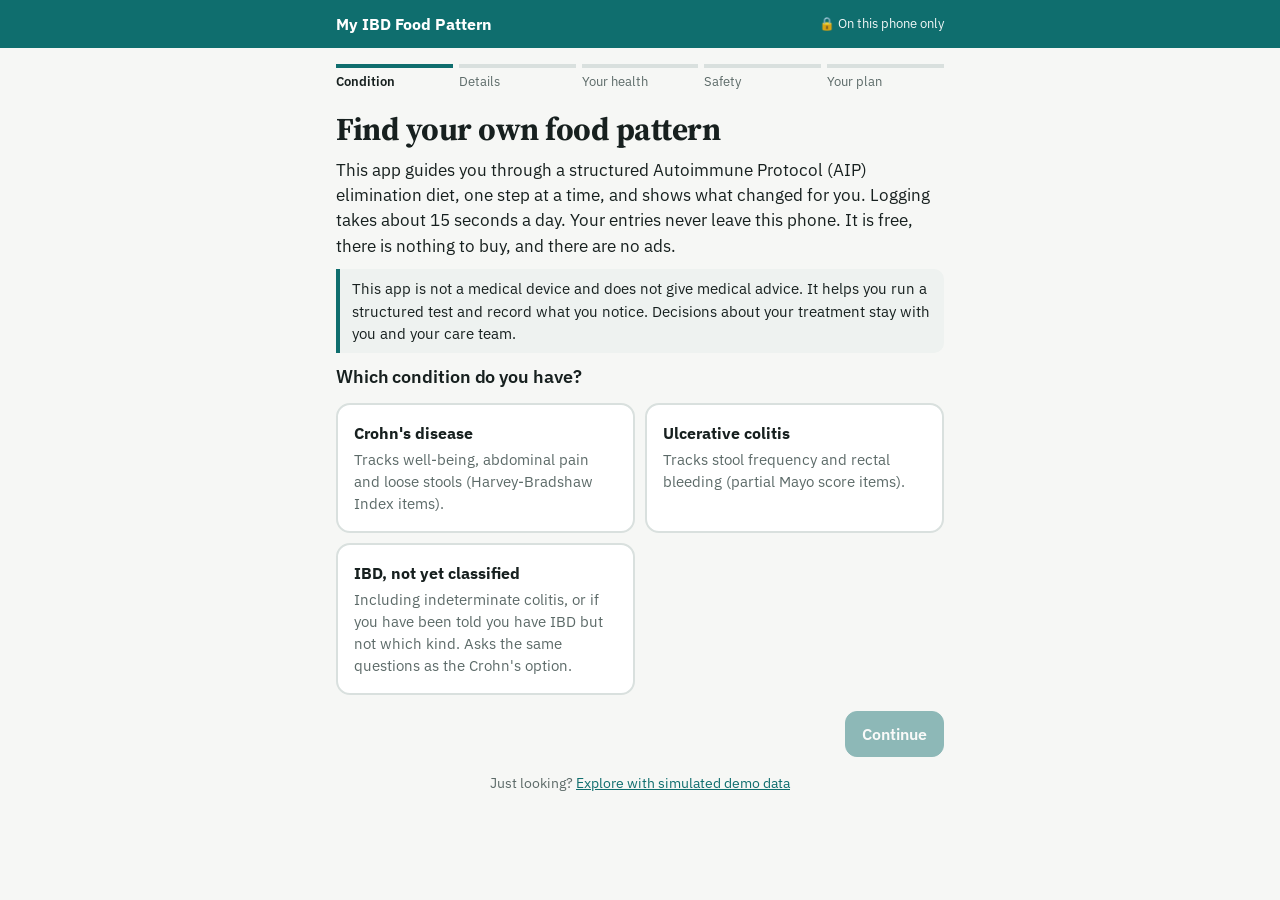
<file: index.html>
<!doctype html>
<html lang="en">
<head>
  <meta charset="utf-8">
  <meta name="viewport" content="width=device-width, initial-scale=1, viewport-fit=cover">
  <title>My IBD Food Pattern</title>
  <meta name="description" content="A 15-second-a-day staged Autoimmune Protocol elimination diet for Crohn's disease and ulcerative colitis. Your entries stay on your phone.">
  <meta name="theme-color" content="#0f6e6e" media="(prefers-color-scheme: light)">
  <meta name="theme-color" content="#0b2324" media="(prefers-color-scheme: dark)">
  <meta name="apple-mobile-web-app-capable" content="yes">
  <meta name="apple-mobile-web-app-title" content="Food Pattern">
  <meta property="og:type" content="website">
  <meta property="og:site_name" content="My IBD Food Pattern">
  <meta property="og:title" content="My IBD Food Pattern">
  <meta property="og:description" content="A structured twelve-week elimination diet you run on yourself, for Crohn's disease and ulcerative colitis. Free, no account, and everything stays on your phone.">
  <meta property="og:url" content="https://ibd.dbbun.com/">
  <meta property="og:image" content="https://ibd.dbbun.com/icons/social-card.png">
  <meta property="og:image:width" content="1200">
  <meta property="og:image:height" content="630">
  <meta property="og:image:alt" content="My IBD Food Pattern: a structured twelve-week elimination diet you run on yourself.">
  <meta name="twitter:card" content="summary_large_image">
  <link rel="manifest" href="manifest.webmanifest">
  <link rel="icon" href="icons/icon.svg" type="image/svg+xml">
  <link rel="apple-touch-icon" href="icons/icon-180.png">
  <link rel="stylesheet" href="css/app.css">
</head>
<body>
  <a class="skip" href="#main">Skip to content</a>
  <div id="app"><p style="padding:24px">Loading…</p></div>
  <div id="toast" class="toast" role="status" aria-live="polite"></div>
  <noscript><p style="padding:24px">This app needs JavaScript. Nothing you enter leaves this device.</p></noscript>
  <script type="module" src="js/main.js"></script>
</body>
</html>
</file>
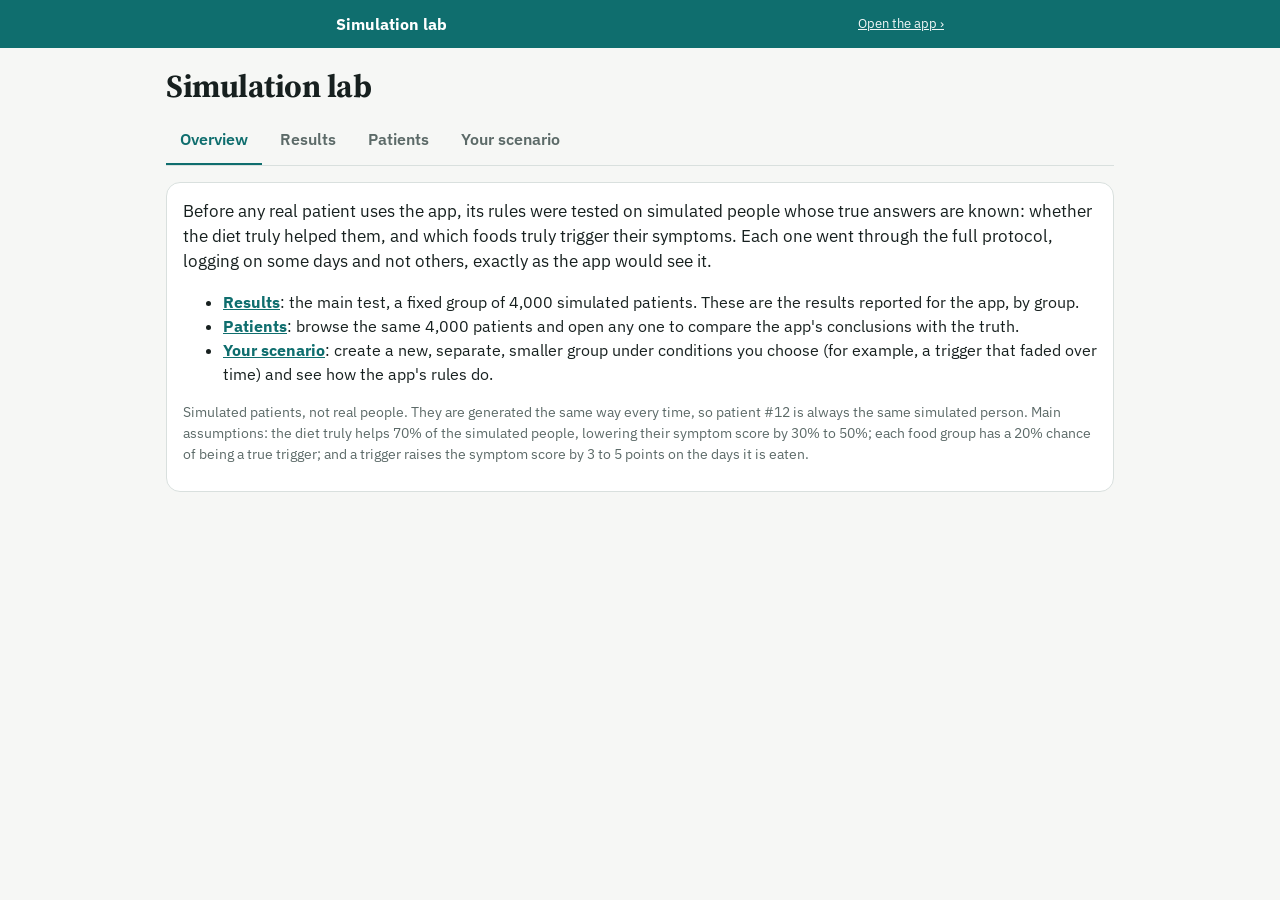
<file: sim.html>
<!doctype html>
<html lang="en">
<head>
  <meta charset="utf-8">
  <meta name="viewport" content="width=device-width, initial-scale=1, viewport-fit=cover">
  <title>Simulation Lab · My IBD Food Pattern</title>
  <meta name="description" content="4,000 simulated patients used to test the app's rules, by subgroup. Open any simulated patient and compare the app's verdict with the known truth.">
  <meta name="theme-color" content="#0f6e6e">
  <link rel="icon" href="icons/icon.svg" type="image/svg+xml">
  <link rel="stylesheet" href="css/app.css">
</head>
<body class="sim-page">
  <a class="skip" href="#main">Skip to content</a>
  <div id="app"><p style="padding:24px">Loading…</p></div>
  <div id="toast" class="toast" role="status" aria-live="polite"></div>
  <script type="module" src="js/sim-page.js"></script>
</body>
</html>
</file>
<file: css/app.css>
@font-face {
  font-family: 'IBM Plex Sans'; font-style: normal; font-weight: 400 700; font-display: swap;
  src: url('../fonts/ibm-plex-sans-latin.woff2') format('woff2');
}
@font-face {
  font-family: 'Source Serif 4'; font-style: normal; font-weight: 600 700; font-display: swap;
  src: url('../fonts/source-serif-4-latin.woff2') format('woff2');
}

:root {
  --bg: #f6f7f5;
  --surface: #ffffff;
  --surface-2: #eef2f0;
  --text: #17201f;
  --muted: #5c6a68;
  --line: #d9e0de;
  --accent: #0f6e6e;
  --accent-ink: #ffffff;
  --accent-soft: #d8efed;
  --good: #1f7a4d;
  --bad: #b3261e;
  --warn-soft: #fff4d6;
  --flag-soft: #fde8e6;
  --ok-soft: #e3f3ea;
  --band-baseline: #e9edf2;
  --band-elimination: #fdf1dc;
  --band-maintenance: #e3f2e8;
  --band-reintroduction: #efe7f7;
  --score: #0f6e6e;
  --fatigue: #b0701c;
  --radius: 14px;
  --tap: 44px;
  color-scheme: light;
}

@media (prefers-color-scheme: dark) {
  :root:not([data-theme="light"]) {
    --bg: #0e1515; --surface: #152020; --surface-2: #1c2a2a; --text: #e8efee; --muted: #9db0ad; --line: #2b3b3a;
    --accent: #4cc3bd; --accent-ink: #062020; --accent-soft: #173a39; --good: #62c98f; --bad: #ff8a80;
    --warn-soft: #3a3217; --flag-soft: #3f2220; --ok-soft: #173325;
    --band-baseline: #1b2530; --band-elimination: #33291a; --band-maintenance: #183022; --band-reintroduction: #2a2136;
    --score: #4cc3bd; --fatigue: #e0a552; color-scheme: dark;
  }
}
:root[data-theme="dark"] {
  --bg: #0e1515; --surface: #152020; --surface-2: #1c2a2a; --text: #e8efee; --muted: #9db0ad; --line: #2b3b3a;
  --accent: #4cc3bd; --accent-ink: #062020; --accent-soft: #173a39; --good: #62c98f; --bad: #ff8a80;
  --warn-soft: #3a3217; --flag-soft: #3f2220; --ok-soft: #173325;
  --band-baseline: #1b2530; --band-elimination: #33291a; --band-maintenance: #183022; --band-reintroduction: #2a2136;
  --score: #4cc3bd; --fatigue: #e0a552; color-scheme: dark;
}

* { box-sizing: border-box; }
html { -webkit-text-size-adjust: 100%; }
body {
  margin: 0; background: var(--bg); color: var(--text);
  font: 16px/1.5 "IBM Plex Sans", system-ui, -apple-system, "Segoe UI", Roboto, sans-serif;
  padding-bottom: calc(76px + env(safe-area-inset-bottom));
}
h1 { font-family: "Source Serif 4", Georgia, serif; font-size: 2rem; font-weight: 700;
  line-height: 1.15; letter-spacing: -0.015em; margin: 20px 0 10px; }
h2, .h3 { font-size: 1.15rem; font-weight: 600; letter-spacing: -0.005em; margin: 0 0 8px; }
h3 { font-size: 1.02rem; font-weight: 600; margin: 20px 0 8px; }
p { margin: 0 0 10px; }
a { color: var(--accent); }
.container { max-width: 640px; margin: 0 auto; padding: 0 16px; }
.muted { color: var(--muted); }
.small { font-size: 0.875rem; }
.center { text-align: center; }
.lead { font-size: 1.05rem; }
.skip { position: absolute; left: -999px; }
.sr-only { position: absolute; width: 1px; height: 1px; padding: 0; margin: -1px; overflow: hidden; clip: rect(0 0 0 0); white-space: nowrap; border: 0; }
.skip:focus { left: 8px; top: 8px; z-index: 10; background: var(--surface); padding: 8px; }

.topbar { background: var(--accent); color: var(--accent-ink); padding-top: env(safe-area-inset-top); }
.topbar .container { display: flex; align-items: center; justify-content: space-between; min-height: 48px; gap: 8px; }
.brand { font-weight: 700; }
.private-badge { font-size: 0.8rem; opacity: 0.95; white-space: nowrap; }

.tabs {
  position: fixed; left: 0; right: 0; bottom: 0; display: flex; justify-content: center;
  background: var(--surface); border-top: 1px solid var(--line); padding-bottom: env(safe-area-inset-bottom); z-index: 5;
}
.tab {
  flex: 1; max-width: 160px; text-align: center; padding: 14px 4px; min-height: 52px; color: var(--muted);
  text-decoration: none; font-weight: 600; font-size: 0.95rem;
}
.tab.is-active { color: var(--accent); box-shadow: inset 0 3px 0 var(--accent); }

.panel, .phase-card, .summary-card {
  background: var(--surface); border: 1px solid var(--line); border-radius: var(--radius); padding: 16px; margin: 12px 0;
}

.btn {
  min-height: var(--tap); padding: 10px 16px; border-radius: 12px; border: 1px solid var(--line);
  background: var(--surface); color: var(--text); font: inherit; font-weight: 600; cursor: pointer;
}
.btn.primary { background: var(--accent); color: var(--accent-ink); border-color: var(--accent); }
.btn.danger { color: var(--bad); border-color: var(--bad); background: transparent; }
.btn.ghost { background: transparent; border-color: transparent; }
.btn.small { min-height: 36px; padding: 6px 12px; font-size: 0.9rem; }
.btn.round { width: var(--tap); padding: 0; border-radius: 50%; font-size: 1.3rem; }
.btn:disabled { opacity: 0.45; cursor: not-allowed; }
.btn:focus-visible, .choice:focus-visible, .chip:focus-visible, .tab:focus-visible, .card-choice:focus-visible, .linklike:focus-visible {
  outline: 3px solid var(--accent); outline-offset: 2px;
}
.linklike { background: none; border: 0; color: var(--accent); font: inherit; text-decoration: underline; cursor: pointer; padding: 0; }

.actions { display: flex; gap: 10px; justify-content: flex-end; margin: 16px 0; }
.actions.left { justify-content: flex-start; }
.actions.wrap { flex-wrap: wrap; }
.actions.left { flex-wrap: wrap; }

/* Setup */
.steps { display: flex; gap: 6px; list-style: none; padding: 0; margin: 16px 0 0; font-size: 0.8rem; color: var(--muted); }
.steps li { flex: 1; border-top: 4px solid var(--line); padding-top: 4px; }
.steps li.is-done { border-color: var(--accent-soft); }
.steps li.is-current { border-color: var(--accent); color: var(--text); font-weight: 600; }
.cards { display: grid; gap: 10px; margin: 12px 0; }
.card-choice {
  display: flex; flex-direction: column; gap: 4px; text-align: left; padding: 16px; border-radius: var(--radius);
  border: 2px solid var(--line); background: var(--surface); color: var(--text); font: inherit; cursor: pointer;
}
.card-choice span { color: var(--muted); font-size: 0.92rem; }
.card-choice.is-on { border-color: var(--accent); background: var(--accent-soft); }
.safety { padding-left: 20px; }
.safety li { margin-bottom: 10px; }
.fairness { border-left: 4px solid var(--accent); padding: 8px 12px; background: var(--surface-2); border-radius: 0 10px 10px 0; font-size: 0.95rem; }
.check { display: flex; gap: 10px; align-items: flex-start; margin: 14px 0; font-weight: 600; }
.check input { width: 24px; height: 24px; margin: 0; flex: none; }
.plan { list-style: none; padding: 0; margin: 12px 0; }
.plan li { border-radius: 12px; padding: 12px; margin-bottom: 8px; }
.plan li p { margin: 4px 0 0; font-size: 0.92rem; }
.plan-head { display: flex; justify-content: space-between; gap: 8px; flex-wrap: wrap; }
.plan-head span { color: var(--muted); font-size: 0.88rem; }
.plan-baseline { background: var(--band-baseline); }
.plan-elimination { background: var(--band-elimination); }
.plan-maintenance { background: var(--band-maintenance); }
.plan-reintroduction { background: var(--band-reintroduction); }

/* Today */
.demo-banner { margin: 12px 0 0; padding: 6px 12px; border-radius: 10px; background: var(--warn-soft); font-size: 0.88rem; font-weight: 600; }
.phase-card.phase-baseline { background: var(--band-baseline); }
.phase-card.phase-elimination { background: var(--band-elimination); }
.phase-card.phase-maintenance { background: var(--band-maintenance); }
.phase-card.phase-reintroduction { background: var(--band-reintroduction); }
.phase-name { font-weight: 700; font-size: 1.1rem; margin-bottom: 6px; }
.phase-bar { height: 6px; border-radius: 3px; background: rgba(127, 127, 127, 0.25); margin-bottom: 10px; overflow: hidden; }
.phase-bar span { display: block; height: 100%; background: var(--accent); }
.tag { display: inline-block; padding: 2px 8px; border-radius: 999px; background: var(--surface); border: 1px solid var(--line); font-size: 0.85rem; margin: 2px 0; }
.tag.new { border-color: var(--accent); }
.foods { padding-left: 18px; margin: 8px 0 0; font-size: 0.92rem; }
details summary { cursor: pointer; font-weight: 600; min-height: 32px; }
.test-food { background: var(--surface); border-radius: 12px; padding: 12px; margin-bottom: 8px; }
.test-label { text-transform: uppercase; font-size: 0.75rem; letter-spacing: 0.06em; color: var(--muted); margin: 0; }
.test-name { font-size: 1.35rem; font-weight: 700; margin: 0 0 6px; }

.date-nav { display: flex; align-items: center; justify-content: space-between; gap: 8px; margin: 8px 0; }
.date-label { text-align: center; }
.saved-dot { display: inline-block; margin-left: 8px; padding: 1px 8px; border-radius: 999px; background: var(--ok-soft); color: var(--good); font-size: 0.8rem; font-weight: 600; }

.log-head { display: flex; justify-content: space-between; align-items: center; gap: 8px; margin-bottom: 4px; }
.field { border: 0; padding: 0; margin: 0 0 16px; min-width: 0; }
.field legend, .field .legend { font-weight: 600; margin-bottom: 6px; padding: 0; display: block; }
.field.block { display: block; }
.hint { color: var(--muted); font-size: 0.88rem; margin: -2px 0 8px; display: block; }
.unanswered { font-weight: 500; font-size: 0.78rem; color: var(--muted); border: 1px dashed var(--line); border-radius: 999px; padding: 0 6px; margin-left: 4px; }
.choices { display: flex; flex-wrap: wrap; gap: 6px; }
.choice {
  min-height: var(--tap); min-width: var(--tap); padding: 8px 12px; border-radius: 10px; border: 1px solid var(--line);
  background: var(--surface-2); color: var(--text); font: inherit; font-size: 0.95rem; cursor: pointer; flex: 1 1 auto;
}
.choice.is-on { background: var(--accent); color: var(--accent-ink); border-color: var(--accent); font-weight: 700; }
.choices .choice:only-child { flex: none; }
.chips { display: flex; flex-wrap: wrap; gap: 6px; }
.chip {
  min-height: 40px; padding: 6px 12px; border-radius: 999px; border: 1px solid var(--line);
  background: var(--surface); color: var(--text); font: inherit; font-size: 0.92rem; cursor: pointer;
}
.chip.is-on { background: var(--accent-soft); border-color: var(--accent); font-weight: 600; }
.stepper { display: flex; align-items: center; gap: 12px; }
.stepper-value { min-width: 2ch; font-size: 1.5rem; font-weight: 700; text-align: center; }
input[type="text"], input[type="number"], input[type="date"], select, textarea {
  width: 100%; min-height: var(--tap); padding: 10px 12px; border-radius: 10px; border: 1px solid var(--line);
  background: var(--surface); color: var(--text); font: inherit;
}
.text { margin-top: 8px; }
/* iPhone Safari zooms into any field with text smaller than 16px and stays zoomed; keep all fields at 16px. */
input, select, textarea { font-size: 16px !important; }
/* iPhone date fields ignore width:100% unless their native appearance is reset. */
input[type="date"] { -webkit-appearance: none; appearance: none; display: block; min-width: 0; max-width: 100%; text-align: left; }
input[type="date"]::-webkit-date-and-time-value { text-align: left; }
.field, .lab-form label, .sp-field { min-width: 0; }
.stepper-value.is-empty { color: var(--muted); font-weight: 600; }
.lab-form { display: grid; gap: 10px; margin-top: 10px; }
.lab-form label { display: grid; gap: 4px; font-weight: 600; font-size: 0.92rem; }
.lab-list { padding-left: 18px; margin: 10px 0 0; }

.save-bar {
  position: sticky; bottom: calc(60px + env(safe-area-inset-bottom)); display: flex; align-items: center; justify-content: space-between;
  gap: 10px; background: var(--surface); border: 1px solid var(--line); border-radius: var(--radius); padding: 10px 12px;
  margin: 12px 0; box-shadow: 0 6px 20px rgba(0, 0, 0, 0.08);
}
.save-bar .btn { min-width: 110px; }
.save-score { font-size: 0.92rem; }

/* Timeline */
.chart-wrap { padding: 10px; }
.chart { width: 100%; height: auto; display: block; }
.band-baseline { fill: var(--band-baseline); }
.band-elimination { fill: var(--band-elimination); }
.band-maintenance { fill: var(--band-maintenance); }
.band-reintroduction { fill: var(--band-reintroduction); }
.band-label { font-size: 9px; fill: var(--muted); font-weight: 600; }
.line-score { fill: none; stroke: var(--score); stroke-width: 1.8; stroke-linejoin: round; }
.dot-score { fill: var(--score); }
.line-fatigue { fill: none; stroke: var(--fatigue); stroke-width: 1.2; stroke-dasharray: 4 3; opacity: 0.85; }
.threshold { stroke: var(--bad); stroke-dasharray: 2 4; stroke-width: 1.2; opacity: 0.7; }
.axis-note, .tick { font-size: 9px; fill: var(--muted); }
.tick-f { fill: var(--fatigue); }
.mark-med line { stroke: var(--text); stroke-width: 1; stroke-dasharray: 3 3; opacity: 0.5; }
.mark-med text { font-size: 8px; fill: var(--text); font-weight: 700; }
.mark-lab path { fill: var(--accent); }
.test-mark line { stroke: var(--muted); stroke-width: 1.2; }
.legend { list-style: none; display: flex; flex-wrap: wrap; gap: 6px 16px; padding: 0; margin: 8px 4px 0; font-size: 0.85rem; color: var(--muted); }
.key { display: inline-block; width: 18px; height: 0; vertical-align: middle; margin-right: 6px; }
.key-score { border-top: 3px solid var(--score); }
.key-fatigue { border-top: 2px dashed var(--fatigue); }
.key-lab { width: 9px; height: 9px; background: var(--accent); transform: rotate(45deg); }
.key-med { border-top: 2px dashed var(--text); opacity: 0.6; }
.table-wrap { overflow-x: auto; -webkit-overflow-scrolling: touch; }
table { width: 100%; border-collapse: collapse; font-size: 0.92rem; }
th, td { text-align: left; padding: 8px 6px; border-bottom: 1px solid var(--line); vertical-align: top; }
th { font-weight: 600; }
.num { text-align: right; white-space: nowrap; }
.entries td:first-child { white-space: nowrap; }
.entries .linklike { display: inline-block; min-height: 40px; padding: 10px 4px 10px 0; }

/* Summary */
.summary-actions { display: flex; flex-wrap: wrap; gap: 8px; margin: 12px 0; }
.summary-card header { border-bottom: 2px solid var(--accent); margin-bottom: 12px; padding-bottom: 8px; }
.summary-card h1 { margin: 0 0 4px; }
.eyebrow { text-transform: uppercase; letter-spacing: 0.08em; font-size: 0.75rem; color: var(--accent); font-weight: 700; margin: 0; }
.meta { color: var(--muted); font-size: 0.9rem; margin: 0; }
.notice { background: var(--warn-soft); padding: 8px 12px; border-radius: 10px; font-size: 0.92rem; }
.headline { font-size: 1.05rem; }
.headline.good strong { color: var(--good); }
.headline.bad strong { color: var(--bad); }
.context { display: block; font-size: 0.88rem; color: var(--muted); font-style: italic; }
.compare th[scope="col"] { font-size: 0.85rem; text-align: right; }
.compare thead th:first-child { width: 42%; }
.th-dates { display: block; font-weight: 400; color: var(--muted); font-size: 0.78rem; }
.tests { list-style: none; padding: 0; margin: 8px 0; }
.test { border-radius: 10px; padding: 10px 12px; margin-bottom: 6px; background: var(--surface-2); display: grid; gap: 2px; }
.test-flag { background: var(--flag-soft); }
.test-ok { background: var(--ok-soft); }
.test-unclear { background: var(--warn-soft); }
.test-food-name { font-weight: 700; }
.test-flag .test-food-name::before { content: "⚑ "; color: var(--bad); }
.test-status { font-size: 0.92rem; }
.summary-card footer { border-top: 1px solid var(--line); margin-top: 16px; padding-top: 10px; }

.done { border-color: var(--good); background: var(--ok-soft); }
.done-title { font-weight: 700; font-size: 1.1rem; color: var(--good); margin-bottom: 4px; }
a.btn { display: inline-flex; align-items: center; text-decoration: none; }
.rough-btn { width: 100%; margin: 4px 0 14px; border-style: dashed; }
.rough-note { background: var(--flag-soft); border-radius: 10px; padding: 8px 12px; font-size: 0.92rem; }
.catchup { border-color: var(--accent); }
.mark-rough path { fill: var(--bad); }
.key-rough { width: 0; height: 0; border-left: 5px solid transparent; border-right: 5px solid transparent; border-bottom: 8px solid var(--bad); }
.extend { border-color: var(--accent); background: var(--accent-soft); }
.sim { font-size: 0.8rem; }
.sim th, .sim td { padding: 6px 4px; }
.sim thead th { white-space: normal; font-size: 0.72rem; line-height: 1.2; vertical-align: bottom; }
.sim tbody th { font-weight: 500; }
.exp-list { list-style: none; padding: 0; margin: 10px 0 0; }
.exp-list li { display: flex; justify-content: space-between; align-items: flex-start; gap: 8px; padding: 8px 0; border-bottom: 1px solid var(--line); }
.exp-group { font-weight: 700; font-size: 0.9rem; margin: 10px 0 0; }
.feedback textarea { margin-bottom: 4px; }
.danger-zone { border-top: 1px solid var(--line); margin-top: 14px; padding-top: 12px; }
.demo-tools summary { color: var(--muted); }

.toast {
  position: fixed; left: 50%; bottom: calc(86px + env(safe-area-inset-bottom)); transform: translateX(-50%) translateY(20px);
  background: var(--text); color: var(--bg); padding: 10px 16px; border-radius: 12px; opacity: 0; pointer-events: none;
  transition: opacity 0.2s, transform 0.2s; max-width: calc(100% - 32px); z-index: 20; font-size: 0.95rem;
}
.toast.is-on { opacity: 1; transform: translateX(-50%) translateY(0); }

@media (prefers-reduced-motion: reduce) { .toast { transition: none; } }

@media (min-width: 560px) {
  .cards { grid-template-columns: 1fr 1fr; }
  .lab-form { grid-template-columns: 1.4fr 1fr 1fr auto; align-items: end; }
}

@media print {
  body { background: #fff; color: #000; padding: 0; font-size: 12px; }
  .no-print, .tabs, .topbar, .toast, .demo-banner, .save-bar { display: none !important; }
  .container { max-width: none; padding: 0; }
  .summary-card { border: 0; padding: 0; margin: 0; }
  .test, .notice { break-inside: avoid; -webkit-print-color-adjust: exact; print-color-adjust: exact; }
  a { color: #000; }
}

/* Simulation lab (sim.html) */
.container.wide { max-width: 980px; }
.sim-page .private-badge { color: var(--accent-ink); }
.block { display: block; }
.filters { display: flex; flex-wrap: wrap; gap: 10px; margin-bottom: 8px; }
.filter { display: grid; gap: 4px; font-size: 0.85rem; font-weight: 600; flex: 1 1 160px; }
.patients td { vertical-align: top; }
.badge { display: inline-block; padding: 1px 8px; border-radius: 999px; font-size: 0.75rem; font-weight: 600; margin: 1px 0; white-space: nowrap; }
.badge-good { background: var(--ok-soft); color: var(--good); }
.badge-bad { background: var(--flag-soft); color: var(--bad); }
.badge-muted { background: var(--surface-2); color: var(--muted); }
.pager { display: flex; align-items: center; justify-content: space-between; gap: 8px; margin-top: 10px; }
.detail { border-color: var(--accent); }
.detail-head { display: flex; justify-content: space-between; align-items: center; gap: 8px; }
.truth { margin: 8px 0; }
.truth td, .truth th { font-size: 0.9rem; }
.verdict-good { color: var(--good); font-weight: 600; }
.verdict-bad { color: var(--bad); font-weight: 600; }
.verdict-muted { color: var(--muted); }
.embedded .summary-actions, .embedded .demo-banner { display: none; }
.embedded h1 { font-size: 1.2rem; }
.embedded .summary-card { margin-top: 12px; }

.sp-grid { display: grid; grid-template-columns: repeat(auto-fill, minmax(200px, 1fr)); gap: 10px 14px; margin: 12px 0; }
.sp-field { display: grid; gap: 4px; font-size: 0.85rem; font-weight: 600; align-content: start; }
.sp-field .hint { font-weight: 400; margin: 0; }
.sp-input { display: flex; align-items: center; gap: 6px; }
.scen-extra { padding-left: 18px; font-size: 0.92rem; }
.scen-cases { padding-left: 18px; font-size: 0.9rem; }
.saved-scen { white-space: nowrap; }

.panel, td, th { overflow-wrap: anywhere; }
.sim-tabs { display: flex; gap: 4px; border-bottom: 1px solid var(--line); margin: 8px 0 16px; overflow-x: auto; }
.sim-tab { padding: 12px 14px; min-height: 44px; color: var(--muted); text-decoration: none; font-weight: 600;
  white-space: nowrap; border-bottom: 3px solid transparent; margin-bottom: -1px; }
.sim-tab.is-active { color: var(--accent); border-bottom-color: var(--accent); }
.sim-tab:focus-visible { outline: 3px solid var(--accent); outline-offset: -3px; }
@media (max-width: 480px) { .sim-tabs { gap: 0; } .sim-tab { flex: 1 1 auto; padding: 12px 6px; text-align: center; font-size: 0.95rem; } }
</file>
